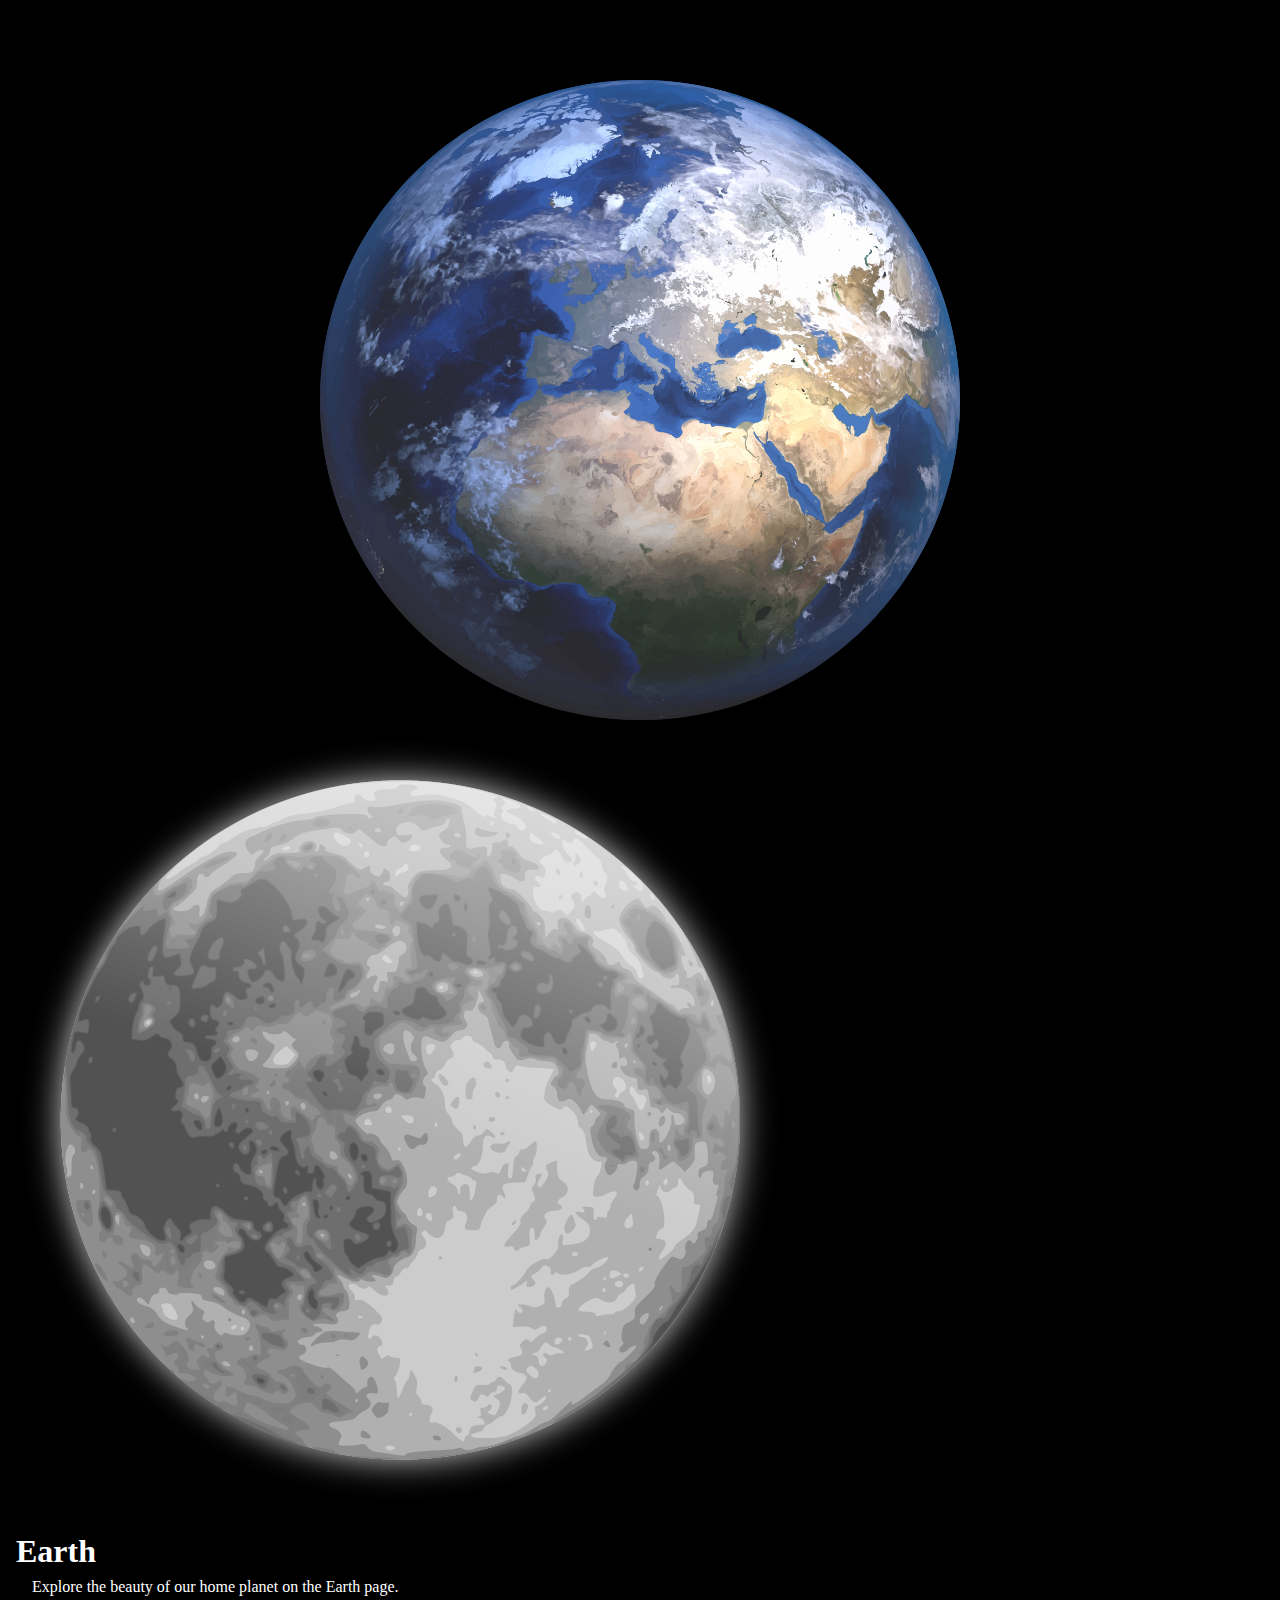
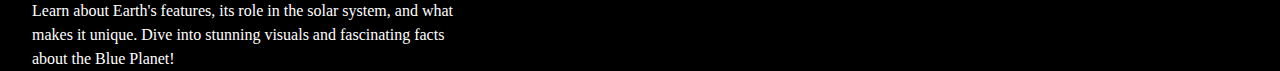
<file: index.html>
<!DOCTYPE html>
<html lang="en">
<head>
    <meta charset="UTF-8">
    <meta name="viewport" content="width=device-width, initial-scale=1.0">
    <title>Earth</title>
    <link rel="stylesheet" href="https://cdn.jsdelivr.net/npm/bootstrap@4.1.3/dist/css/bootstrap.min.css" integrity="sha384-MCw98/SFnGE8fJT3GXwEOngsV7Zt27NXFoaoApmYm81iuXoPkFOJwJ8ERdknLPMO" crossorigin="anonymous">
    <link rel="stylesheet" href="screen.css">
</head>

<body>
    <header>
        <div class="planets">
            <div class="row justify-content-center">
                <div class="col-md-6 mb-3 d-flex align-items-center justify-content-center">
                    <div class="earth">
                        <a href="index.html"><img src="earth.svg" id="earth" alt="Illustration of Earth"></a>
                    </div>
                    
                </div>
                <div class="col-md-6 mb-3 d-flex align-items-center justify-content-center">
                    <div class="moon">
                        <a href="moon.html"><img src="moon.png" alt="Drawing of the moon"></a>
                    </div>
                </div>        
            </div>

            <div class="row">
                <div class="col-md-7">
                    <div class="earth-text">
                        <h1>Earth</h1>
                    </div>
                </div>
            </div>

            <div class="row">
                <div class="col-md-9">
                    <div class="earth-desc">
                        <p id="earth-desc">Explore the beauty of our home planet on the Earth page. <br> Learn about Earth's features, its role in the solar system, and what makes it unique. Dive into stunning visuals and fascinating facts about the Blue Planet!</p>
                    </div>
                </div>
            </div>
        </div>
    </header>
</body>
</file>
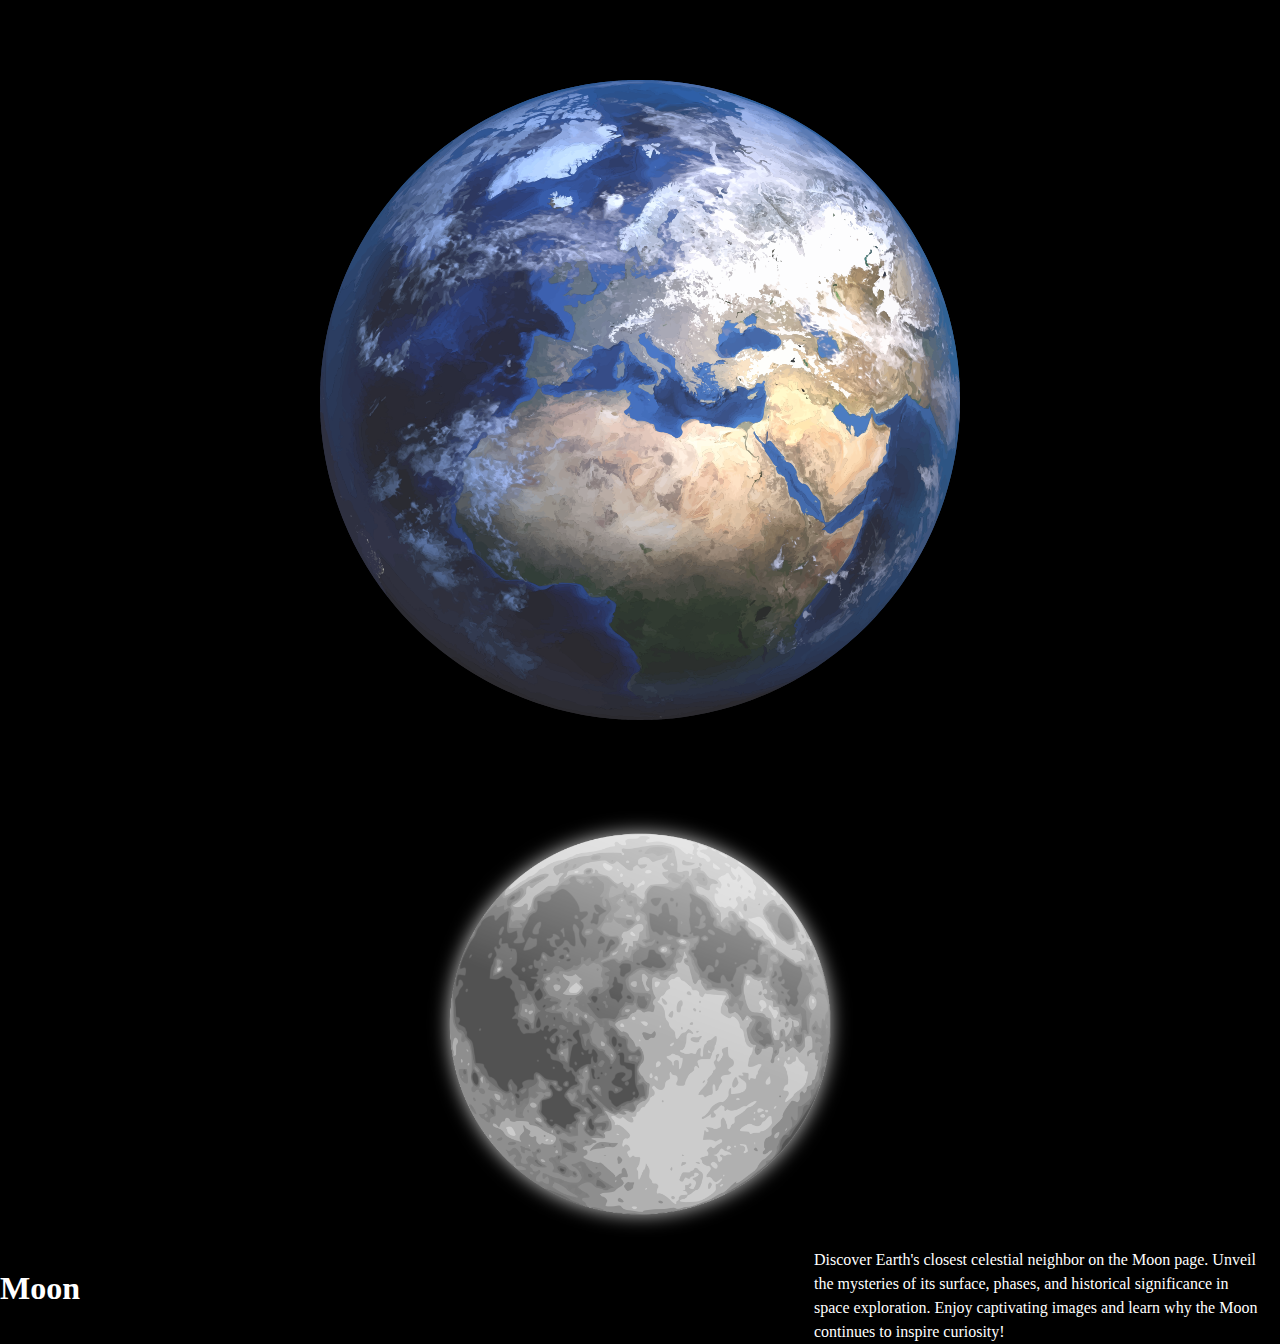
<file: moon.html>
<!DOCTYPE html>
<html lang="en">
<head>
    <meta charset="UTF-8">
    <meta name="viewport" content="width=device-width, initial-scale=1.0">
    <title>Moon</title>
    <link rel="stylesheet" href="https://cdn.jsdelivr.net/npm/bootstrap@4.1.3/dist/css/bootstrap.min.css" integrity="sha384-MCw98/SFnGE8fJT3GXwEOngsV7Zt27NXFoaoApmYm81iuXoPkFOJwJ8ERdknLPMO" crossorigin="anonymous">
    <link rel="stylesheet" href="screen.css">
</head>

<body>
    <header>
        <div class="planets">
            <div class="row justify-content-center">
                <div class="col-md-6 mb-3 d-flex align-items-center justify-content-center">
                    <div class="earth">
                        <a href="index.html"><img src="earth.svg" id="earth" alt="Illustration of Earth"></a>
                    </div>
                </div>

                <div class="col-md-6 mb-3 d-flex align-items-center justify-content-center">
                    <div class="moon">
                        <a href="moon.html"><img src="moon.png" id="moon" alt="Drawing of the moon"></a>
                        <div class="row">
                            <div class="col-4"></div>
                            <div class="moon-text">
                                <h1>Moon</h1>
                            </div>
                        </div>
                    </div>
                </div> 
            </div>
            <div class="row">
                <div class="col-md-9">
                    <div class="moon-desc">
                        <p>Discover Earth's closest celestial neighbor on the Moon page. 
                            Unveil the mysteries of its surface, phases, and historical significance in space exploration. 
                            Enjoy captivating images and learn why the Moon continues to inspire curiosity!</p>
                    </div>
                </div>
            </div>
            
        </div>
    </header>
</body>
</file>
<file: screen.css>
*, *::before, *::after {
    box-sizing: border-box;
  }
  /*
    2. Remove default margin
  */
  * {
    margin: 0 auto;
  }

  body {
    line-height: 1.5;
    color: white;
    background-color: black;
  }

  header {
    width: 100%;
    height: auto;
    display: flex;
    justify-content: center;
    align-items: center;
    top: 0;
}

.moon {
  margin: 0;
}

#earth, #moon {
    max-width: 50%;
    margin-top: 5em;
    height: auto;
    /* Optional */
    display: block;
}

#moon {
    max-width: 35%;
    height: auto;
    padding-bottom: 2em;
}

.earth-text {
  margin-left: 1em;
}

.moon-text {
  margin-top: -1em;
  padding-right: 20em;
}

.earth-desc {
  max-width: 450px;
  margin-left: 2em;
}

.moon-desc {
  margin-top: -4em;
  max-width: 450px;
  margin-right: 1em;
}
</file>
